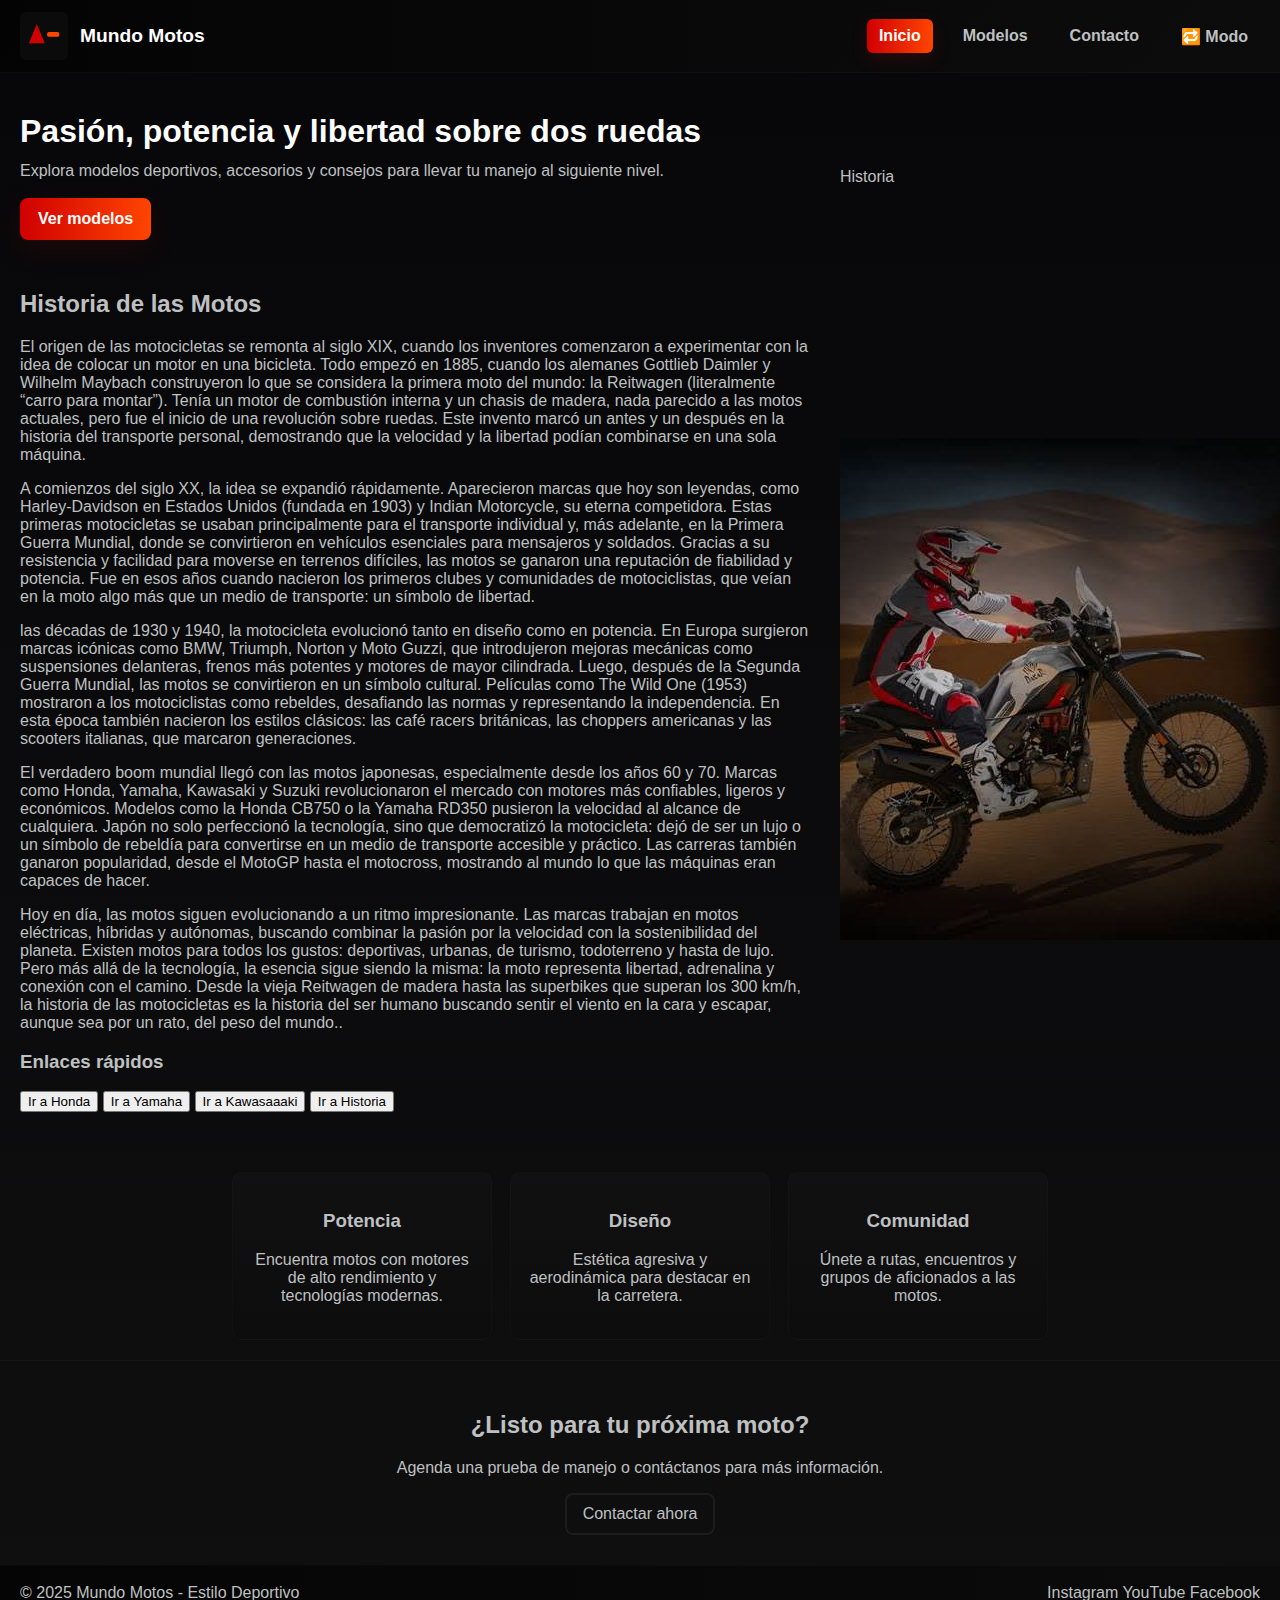
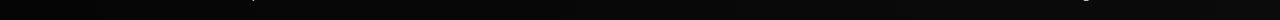
<file: index.html>
<!DOCTYPE html>
<html lang="es">
<head>
  <meta charset="utf-8" />
  <meta name="viewport" content="width=device-width, initial-scale=1" />
  <title>Mundo Motos - Deportivo</title>
  <link rel="stylesheet" href="css/estilos.css" />
  <link rel="stylesheet" href="css/responsive.css" />
</head>
<body class="theme-light">
  <header class="site-header">
    <div class="brand">
      <img src="img/logo.svg" alt="logo" class="logo">
      <h1>Mundo Motos</h1>
    </div>

    <button id="menu-toggle" class="menu-toggle" aria-label="Abrir menú">☰</button>

    <nav class="nav" id="main-nav">
      <a href="index.html" class="active">Inicio</a>
      <a href="modelos.html">Modelos</a>
      <a href="contacto.html">Contacto</a>
      <a href="#" id="toggle-theme">🔁 Modo</a>
    </nav>

    
  </header>

  <main>
    <section class="hero">
      <div class="hero-content">
        <h2>Pasión, potencia y libertad sobre dos ruedas</h2>
        <p>Explora modelos deportivos, accesorios y consejos para llevar tu manejo al siguiente nivel.</p>
        <a class="cta" href="modelos.html">Ver modelos</a>
      </div>
      <nav>
    <a href="#historia">Historia</a>
  </nav>
  <main>
  <section>
       <article id="historia">
      <h2>Historia de las Motos</h2>
      <p>El origen de las motocicletas se remonta al siglo XIX, cuando los inventores comenzaron a experimentar con la idea de colocar un motor 
        en una bicicleta. Todo empezó en 1885, cuando los alemanes Gottlieb Daimler y Wilhelm Maybach construyeron lo que se considera la primera 
        moto del mundo: la Reitwagen (literalmente “carro para montar”). Tenía un motor de combustión interna y un chasis de madera, nada parecido 
        a las motos actuales, pero fue el inicio de una revolución sobre ruedas. Este invento marcó un antes y un después en la historia del transporte 
        personal, demostrando que la velocidad y la libertad podían combinarse en una sola máquina.</p>
        <p>A comienzos del siglo XX, la idea se expandió rápidamente. Aparecieron marcas que hoy son leyendas, como Harley-Davidson en Estados Unidos (fundada en 1903) 
        y Indian Motorcycle, su eterna competidora. Estas primeras motocicletas se usaban principalmente para el transporte individual y, más adelante, en la Primera 
        Guerra Mundial, donde se convirtieron en vehículos esenciales para mensajeros y soldados. Gracias a su resistencia y facilidad para moverse en terrenos difíciles,
         las motos se ganaron una reputación de fiabilidad y potencia. Fue en esos años cuando nacieron los primeros clubes y comunidades de motociclistas, que veían en la
         moto algo más que un medio de transporte: un símbolo de libertad.</p>
        <p> las décadas de 1930 y 1940, la motocicleta evolucionó tanto en diseño como en potencia. En Europa surgieron marcas icónicas como BMW, Triumph, Norton y Moto
        Guzzi, que introdujeron mejoras mecánicas como suspensiones delanteras, frenos más potentes y motores de mayor cilindrada. Luego, después de la Segunda Guerra Mundial, 
        las motos se convirtieron en un símbolo cultural. Películas como The Wild One (1953) mostraron a los motociclistas como rebeldes, desafiando las normas y representando
        la independencia. En esta época también nacieron los estilos clásicos: las café racers británicas, las choppers americanas y las scooters italianas, que marcaron generaciones.</p>

       <p> El verdadero boom mundial llegó con las motos japonesas, especialmente desde los años 60 y 70. Marcas como Honda, Yamaha, Kawasaki y Suzuki revolucionaron el mercado con motores
         más confiables, ligeros y económicos. Modelos como la Honda CB750 o la Yamaha RD350 pusieron la velocidad al alcance de cualquiera. Japón no solo perfeccionó la tecnología, sino que 
         democratizó la motocicleta: dejó de ser un lujo o un símbolo de rebeldía para convertirse en un medio de transporte accesible y práctico. Las carreras también ganaron popularidad, desde 
         el MotoGP hasta el motocross, mostrando al mundo lo que las máquinas eran capaces de hacer.</p>
        <p>Hoy en día, las motos siguen evolucionando a un ritmo impresionante. Las marcas trabajan en motos eléctricas, híbridas y autónomas, buscando combinar la pasión por la velocidad con la 
          sostenibilidad del planeta. Existen motos para todos los gustos: deportivas, urbanas, de turismo, todoterreno y hasta de lujo. Pero más allá de la tecnología, la esencia sigue siendo la misma:
           la moto representa libertad, adrenalina y conexión con el camino. Desde la vieja Reitwagen de madera hasta las superbikes que superan los 300 km/h, la historia de las motocicletas es la historia 
           del ser humano buscando sentir el viento en la cara y escapar, aunque sea por un rato, del peso del mundo..</p>
    </article>
  </section>

  <aside>
    <h3>Enlaces rápidos</h3>
    <button onclick="window.open('https://www.honda.com/', '_blank')">Ir a Honda</button>
    <button onclick="window.open('https://www.yamaha-motor.com/')">Ir a Yamaha</button>
    <button onclick="window.open('https://www.kawasaki.com/')">Ir a Kawasaaaki</button>
    <button onclick="document.getElementById('historia').scrollIntoView({behavior: 'smooth'});">Ir a Historia</button>
  </aside>
</main>
      <div class="hero-content">
        <img src="img/hero bike.jpeg" alt="moto deportiva">
      </div>
    </section>

    <section class="features">
      <article class="feature">
        <h3>Potencia</h3>
        <p>Encuentra motos con motores de alto rendimiento y tecnologías modernas.</p>
      </article>
      <article class="feature">
        <h3>Diseño</h3>
        <p>Estética agresiva y aerodinámica para destacar en la carretera.</p>
      </article>
      <article class="feature">
        <h3>Comunidad</h3>
        <p>Únete a rutas, encuentros y grupos de aficionados a las motos.</p>
      </article>
    </section>

    <section class="cta-section">
      <h2>¿Listo para tu próxima moto?</h2>
      <p>Agenda una prueba de manejo o contáctanos para más información.</p>
      <a class="cta-outline" href="contacto.html">Contactar ahora</a>
    </section>
  </main>

  <footer class="site-footer">
    <div>© 2025 Mundo Motos - Estilo Deportivo</div>
    <div class="socials">
      <a href="https://www.instagram.com" target="_blank">Instagram</a>
      <a href="https://www.youtube.com" target="_blank">YouTube</a>
      <a href="https://www.facebook.com" target="_blank">Facebook</a>
    </div>
  </footer>

  <script src="js/script.js"></script>
</body>
</html>
</file>
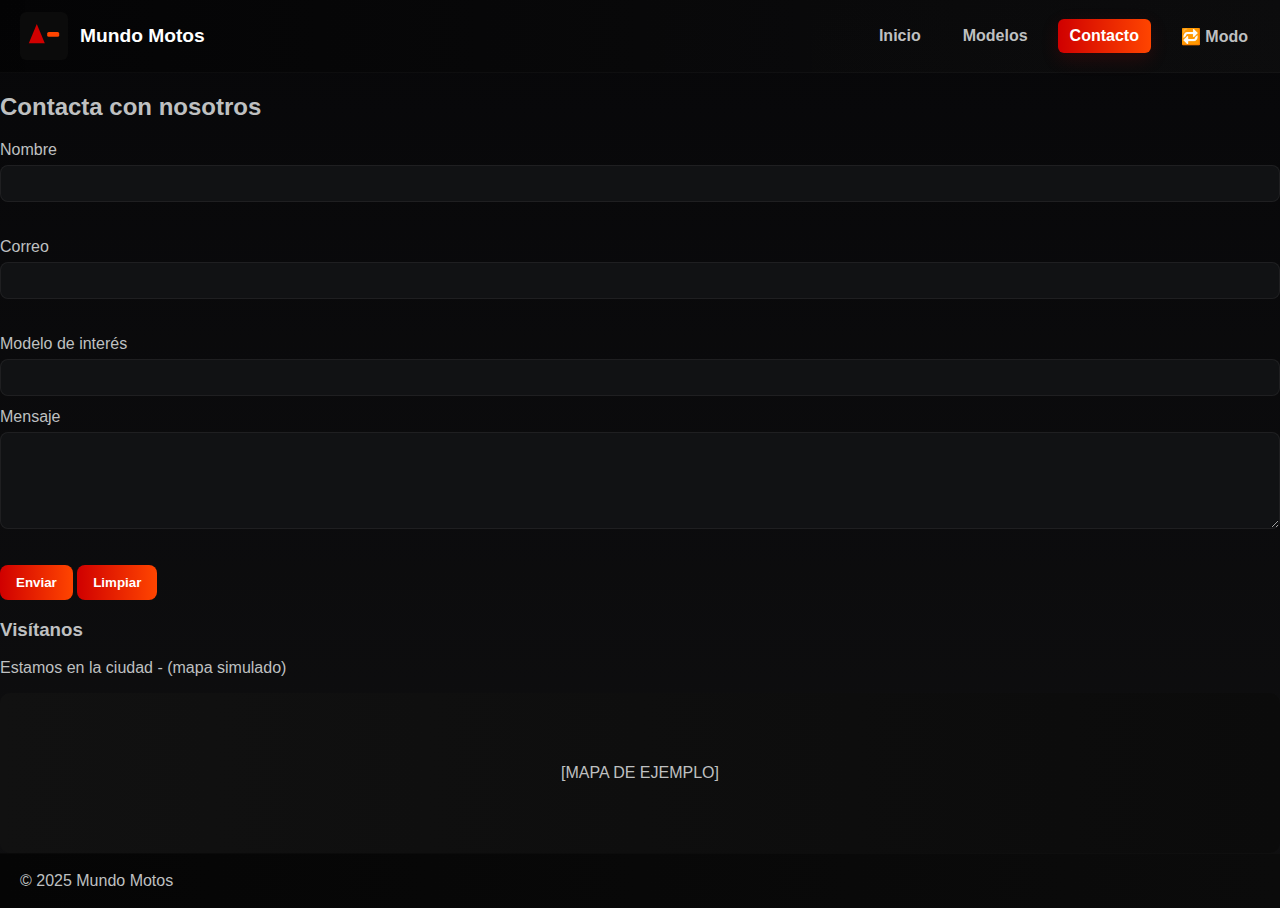
<file: contacto.html>
<!DOCTYPE html>
<html lang="es">
<head>
  <meta charset="utf-8" />
  <meta name="viewport" content="width=device-width, initial-scale=1" />
  <title>Contacto - Mundo Motos</title>
  <link rel="stylesheet" href="css/estilos.css" />
  <link rel="stylesheet" href="css/responsive.css" />
</head>
<body class="theme-light">
  <header class="site-header">
    <div class="brand">
      <img src="img/logo.svg" alt="logo" class="logo">
      <h1>Mundo Motos</h1>
    </div>
    <button id="menu-toggle-3" class="menu-toggle" aria-label="Abrir menú">☰</button>
    <nav class="nav" id="main-nav-3">
      <a href="index.html">Inicio</a>
      <a href="modelos.html">Modelos</a>
      <a href="contacto.html" class="active">Contacto</a>
      <a href="#" id="toggle-theme-3">🔁 Modo</a>
    </nav>
  </header>

  <main>
    <section class="contact-section">
      <h2>Contacta con nosotros</h2>
      <form id="contact-form" novalidate>
        <div class="form-row">
          <label for="name">Nombre</label>
          <input id="name" name="name" type="text" required minlength="2">
          <small class="error" id="error-name"></small>
        </div>

        <div class="form-row">
          <label for="email">Correo</label>
          <input id="email" name="email" type="email" required>
          <small class="error" id="error-email"></small>
        </div>

        <div class="form-row">
          <label for="model">Modelo de interés</label>
          <input id="model" name="model" type="text">
        </div>

        <div class="form-row">
          <label for="message">Mensaje</label>
          <textarea id="message" name="message" rows="5" required minlength="10"></textarea>
          <small class="error" id="error-message"></small>
        </div>

        <div class="form-actions">
          <button type="submit" class="btn">Enviar</button>
          <button type="reset" class="btn btn-secondary">Limpiar</button>
        </div>
      </form>
    </section>

    <section class="map-section">
      <h3>Visítanos</h3>
      <p>Estamos en la ciudad - (mapa simulado)</p>
      <div class="map" aria-hidden="true">[MAPA DE EJEMPLO]</div>
    </section>
  </main>

  <footer class="site-footer">
    <div>© 2025 Mundo Motos</div>
  </footer>

  <script src="js/script.js"></script>
</body>
</html>
</file>
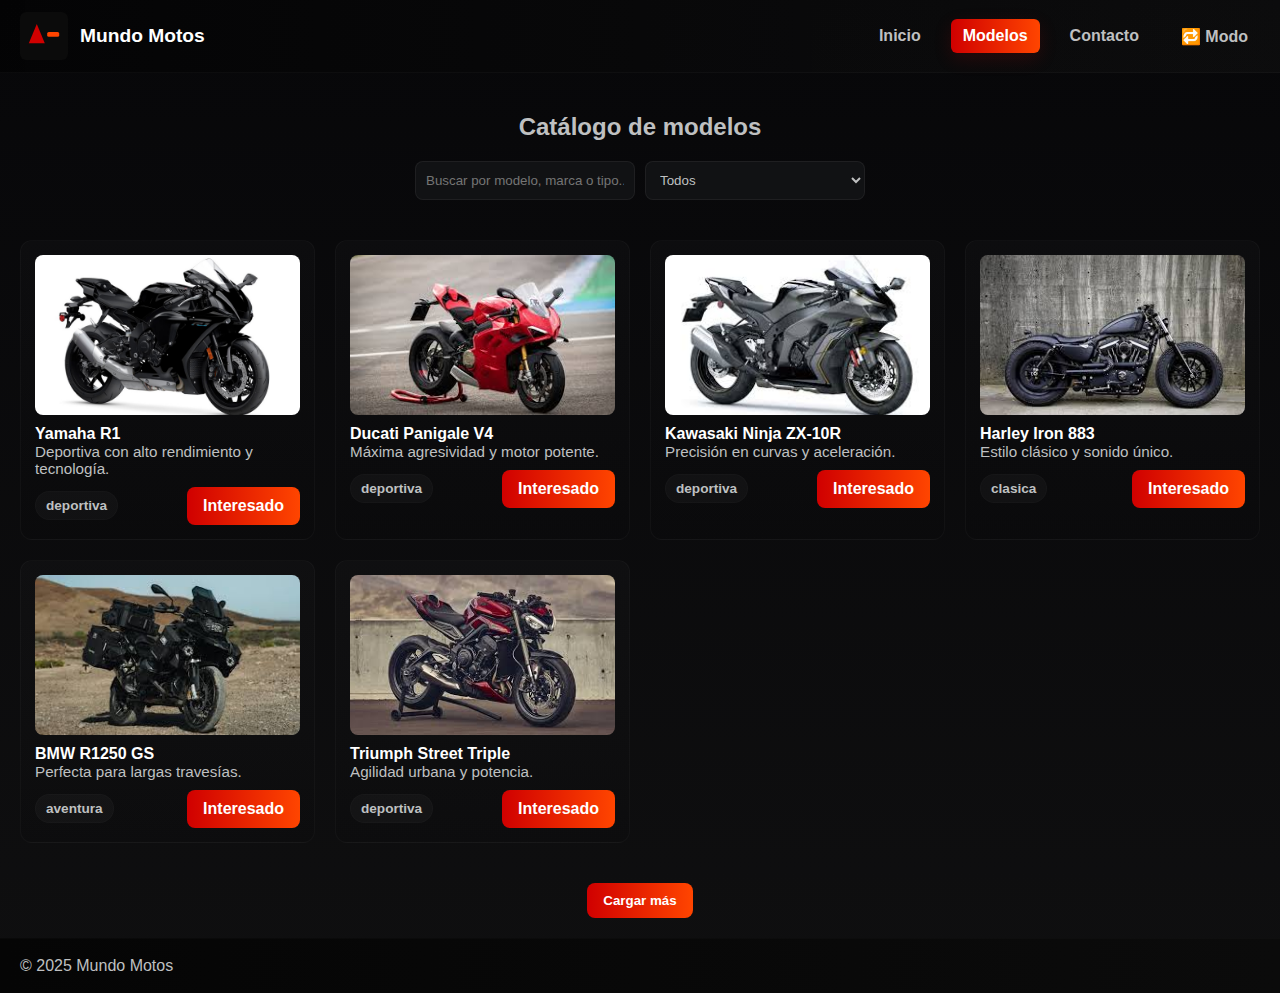
<file: modelos.html>
<!DOCTYPE html>
<html lang="es">
<head>
  <meta charset="utf-8" />
  <meta name="viewport" content="width=device-width, initial-scale=1" />
  <title>Modelos - Mundo Motos</title>
  <link rel="stylesheet" href="css/estilos.css" />
  <link rel="stylesheet" href="css/responsive.css" />
</head>
<body class="theme-light">
  <header class="site-header">
    <div class="brand">
      <img src="img/logo.svg" alt="logo" class="logo">
      <h1>Mundo Motos</h1>
    </div>
    <button id="menu-toggle-2" class="menu-toggle" aria-label="Abrir menú">☰</button>
    <nav class="nav" id="main-nav-2">
      <a href="index.html">Inicio</a>
      <a href="modelos.html" class="active">Modelos</a>
      <a href="contacto.html">Contacto</a>
      <a href="#" id="toggle-theme-2">🔁 Modo</a>
    </nav>
  </header>

  <main>
    <section class="search-section">
      <h2>Catálogo de modelos</h2>
      <div class="search-bar">
        <input type="text" id="search-input" placeholder="Buscar por modelo, marca o tipo...">
        <select id="filter-type">
          <option value="all">Todos</option>
          <option value="deportiva">Deportiva</option>
          <option value="clasica">Clásica</option>
          <option value="aventura">Aventura</option>
        </select>
      </div>
    </section>

    <section id="catalog" class="catalog">
      <!-- Tarjetas generadas por JS -->
    </section>

    <section class="load-more-wrap">
      <button id="load-more" class="btn">Cargar más</button>
    </section>
  </main>

  <footer class="site-footer">
    <div>© 2025 Mundo Motos</div>
  </footer>

  <script src="js/script.js"></script>
</body>
</html>
</file>
<file: css/estilos.css>
:root{
  --bg:#0f0f10;
  --card:#111214;
  --accent:#d00000;
  --accent-2:#ff4500;
  --muted:#bfc0c1;
  --glass: rgba(255,255,255,0.03);
  --success: #2ecc71;
}

*{box-sizing:border-box}
body{margin:0;font-family:Inter, Arial, Helvetica, sans-serif;background:linear-gradient(180deg,#070709 0%, #0f0f10 100%);color:var(--muted);min-height:100vh;display:flex;flex-direction:column}
a{color:inherit;text-decoration:none}
.site-header{display:flex;align-items:center;justify-content:space-between;padding:12px 20px;background:linear-gradient(90deg, rgba(0,0,0,0.5), rgba(20,20,20,0.4));border-bottom:1px solid rgba(255,255,255,0.03)}
.brand{display:flex;gap:12px;align-items:center}
.logo{width:48px;height:48px}
.site-header h1{margin:0;font-size:1.2rem;color:white}
.nav{display:flex;gap:18px;align-items:center}
.nav a{padding:8px 12px;border-radius:6px;transition:all .2s;font-weight:600;color:var(--muted)}
.nav a:hover{background:rgba(255,255,255,0.03);color:white}
.nav a.active{background:linear-gradient(90deg,var(--accent),var(--accent-2));color:white;box-shadow:0 6px 18px rgba(208,0,0,0.15)}

.menu-toggle{display:none;background:none;border:none;color:var(--muted);font-size:22px;cursor:pointer}

.hero{display:grid;grid-template-columns:1fr 420px;gap:30px;padding:40px 20px;align-items:center}
.hero-content h2{color:white;font-size:2rem;margin:0 0 12px}
.hero-content p{color:var(--muted);margin:0 0 18px}
.cta{display:inline-block;background:linear-gradient(90deg,var(--accent),var(--accent-2));color:white;padding:12px 18px;border-radius:8px;font-weight:700;box-shadow:0 8px 30px rgba(208,0,0,0.12)}
.cta-outline{display:inline-block;border:2px solid rgba(255,255,255,0.06);color:var(--muted);padding:10px 16px;border-radius:8px}

.hero-image img{width:100%;max-width:420px;display:block}

.features{display:flex;gap:18px;padding:20px;justify-content:center}
.feature{background:linear-gradient(180deg, rgba(255,255,255,0.02), rgba(0,0,0,0.03));padding:18px;border-radius:10px;width:260px;text-align:center;border:1px solid rgba(255,255,255,0.02)}

.cta-section{text-align:center;padding:30px;border-top:1px solid rgba(255,255,255,0.03)}

.site-footer{margin-top:auto;padding:18px 20px;background:linear-gradient(90deg,#050505, #0b0b0b);display:flex;justify-content:space-between;align-items:center;border-top:1px solid rgba(255,255,255,0.02)}

.search-section{padding:20px;text-align:center}
.search-bar{display:flex;gap:10px;justify-content:center;margin-top:12px}
.search-bar input, .search-bar select{padding:10px;border-radius:8px;border:1px solid rgba(255,255,255,0.06);background:var(--card);color:var(--muted);min-width:220px}

.catalog{display:grid;grid-template-columns:repeat(auto-fill,minmax(260px,1fr));gap:20px;padding:20px}

.card{background:linear-gradient(180deg, rgba(255,255,255,0.02), rgba(0,0,0,0.05));padding:14px;border-radius:12px;border:1px solid rgba(255,255,255,0.03);color:var(--muted);display:flex;flex-direction:column;gap:10px}
.card img{width:100%;border-radius:8px;object-fit:cover;height:160px}
.card h4{margin:0;color:white}
.card p{margin:0;color:var(--muted);font-size:0.95rem}
.badge{display:inline-block;padding:6px 10px;border-radius:999px;background:rgba(255,255,255,0.03);font-weight:700;color:var(--muted);font-size:0.85rem;border:1px solid rgba(255,255,255,0.02)}

.load-more-wrap{display:flex;justify-content:center;padding:20px}
.btn{background:linear-gradient(90deg,var(--accent),var(--accent-2));color:white;padding:10px 16px;border:none;border-radius:8px;cursor:pointer;font-weight:700}

.form-row{display:flex;flex-direction:column;gap:6px;margin-bottom:12px}
.form-row input, .form-row textarea{padding:10px;border-radius:8px;border:1px solid rgba(255,255,255,0.06);background:var(--card);color:var(--muted)}

.error{color:#ff6666;font-size:0.9rem;min-height:18px}

.map{height:160px;background:linear-gradient(90deg,#111,#0b0b0b);display:flex;align-items:center;justify-content:center;border-radius:10px;color:var(--muted)}


@media(max-width:900px){
  .hero{grid-template-columns:1fr;gap:18px}
  .hero-image{order:-1;text-align:center}
}


@media(max-width:700px){
  .nav{display:none;position:absolute;top:64px;left:0;right:0;background:#070707;padding:12px;flex-direction:column;align-items:center;gap:6px;border-top:1px solid rgba(255,255,255,0.03)}
  .menu-toggle{display:block}
  .hero{padding:18px 12px}
  .search-bar{flex-direction:column;align-items:center}
}
</file>
<file: css/responsive.css>
/* archivo separado para futuras reglas responsive */
@media(max-width:500px){
  .hero-content h2{font-size:1.4rem}
  .logo{width:40px;height:40px}
}
</file>
